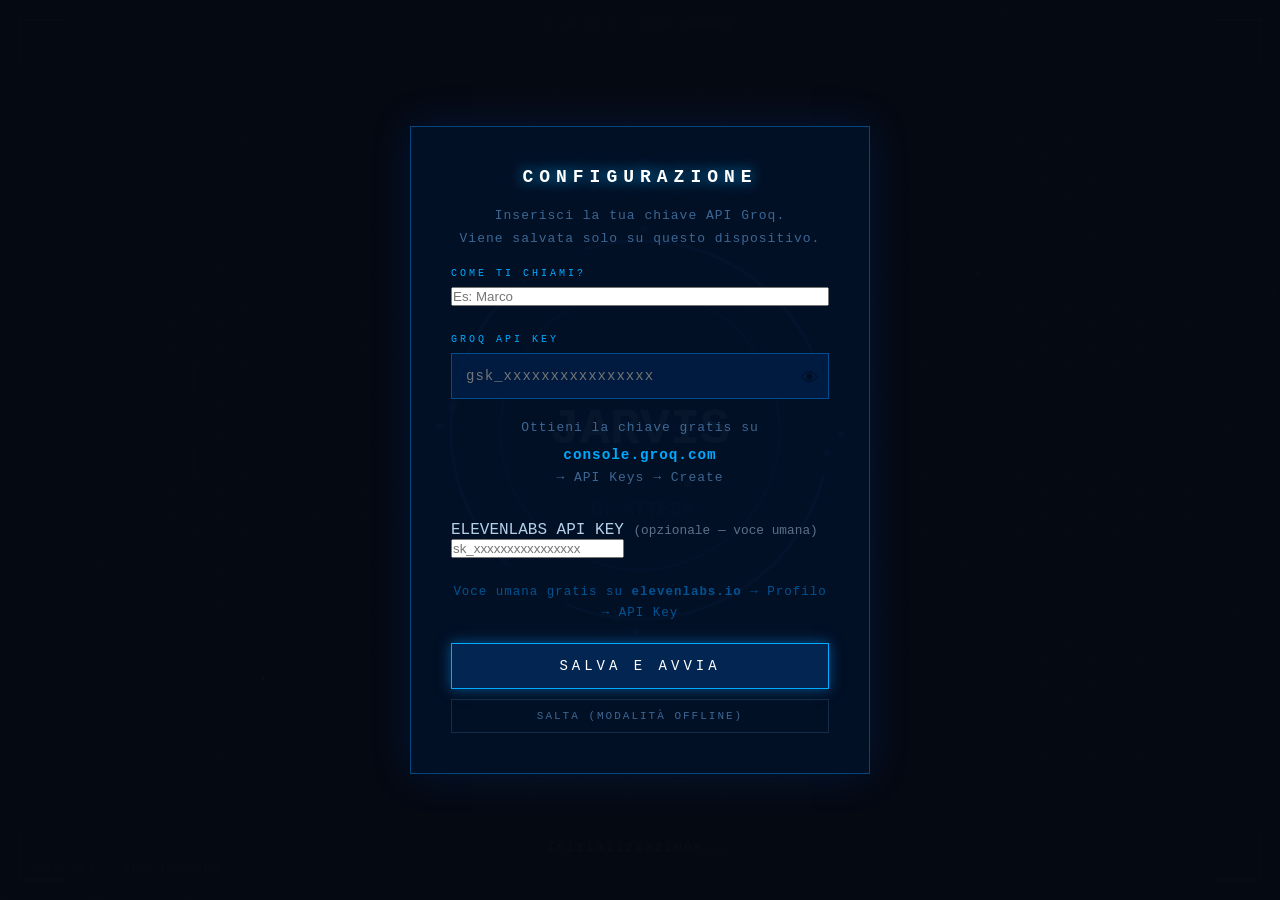
<file: index.html>
<!DOCTYPE html>
<html lang="it">
<head>
    <meta charset="UTF-8">
    <meta name="viewport" content="width=device-width, initial-scale=1.0, viewport-fit=cover, user-scalable=no">

    <!-- PWA / iOS homescreen -->
    <meta name="apple-mobile-web-app-capable" content="yes">
    <meta name="apple-mobile-web-app-status-bar-style" content="black-translucent">
    <meta name="apple-mobile-web-app-title" content="JARVIS">
    <meta name="mobile-web-app-capable" content="yes">
    <meta name="theme-color" content="#060a12">
    <link rel="manifest" href="manifest.json">

    <!-- iOS splash / icon placeholders (replace with real icons) -->
    <link rel="apple-touch-icon" href="assets/icon-192.png">

    <title>JARVIS · Stark Industries</title>
    <link rel="stylesheet" href="css/style.css">
</head>
<body>

    <!-- Main animation canvas -->
    <canvas id="jarvis-canvas"></canvas>

    <!-- Settings overlay (shown when no API key saved) -->
    <div id="settings-overlay">
        <div id="settings-box">
            <h2>CONFIGURAZIONE</h2>
            <p>Inserisci la tua chiave API Groq.<br>Viene salvata solo su questo dispositivo.</p>
            <div id="settings-field" style="margin-bottom:10px">
                <label>COME TI CHIAMI?</label>
                <input type="text" id="user-name-input" placeholder="Es: Marco" autocomplete="off" autocorrect="off" spellcheck="false" style="letter-spacing:normal">
            </div>
            <div id="settings-field">
                <label>GROQ API KEY</label>
                <input type="password" id="api-key-input" placeholder="gsk_xxxxxxxxxxxxxxxx" autocomplete="off" autocorrect="off" spellcheck="false">
                <button id="toggle-key-btn" type="button">👁</button>
            </div>
            <p id="settings-hint">
                Ottieni la chiave gratis su<br>
                <strong>console.groq.com</strong> → API Keys → Create
            </p>
            <div class="settings-field" style="margin-top:14px">
                <label>ELEVENLABS API KEY <span style="opacity:0.5;font-size:0.8em">(opzionale — voce umana)</span></label>
                <input type="password" id="eleven-key-input" placeholder="sk_xxxxxxxxxxxxxxxx" autocomplete="off" autocorrect="off" spellcheck="false">
            </div>
            <p style="font-size:0.78em;margin-top:6px;color:rgba(0,150,255,0.5);text-align:center">
                Voce umana gratis su <strong>elevenlabs.io</strong> → Profilo → API Key
            </p>
            <div id="settings-actions">
                <button id="save-key-btn">SALVA E AVVIA</button>
                <button id="skip-key-btn">SALTA (modalità offline)</button>
            </div>
        </div>
    </div>

    <!-- Start overlay (shown on first load when key already saved) -->
    <div id="start-overlay">
        <h1>JARVIS</h1>
        <p>
            J.U.S.T &nbsp;A &nbsp;R.A.T.H.E.R &nbsp;V.E.R.Y &nbsp;I.N.T.E.L.L.I.G.E.N.T &nbsp;S.Y.S.T.E.M<br>
            <span style="color:rgba(0,150,255,0.5); font-size:0.85em">STARK INDUSTRIES · INTERFACCIA VOCALE</span>
        </p>
        <button id="start-btn">AVVIA SISTEMA</button>
        <button id="change-key-btn">⚙ Cambia chiave API</button>
    </div>

    <!-- Always-visible UI layer -->
    <div id="ui-overlay">
        <!-- Clock positioned just below the ring -->
<!-- Conversation display -->
        <div id="conversation-panel">
            <div id="transcript"></div>
            <div id="response"></div>
        </div>

        <!-- Bottom controls -->
        <div id="bottom-controls">
            <button class="ctrl-btn" id="clear-btn" title="Cancella memoria">🗑</button>
            <span id="wake-hint">Inizializzazione...</span>
            <button class="ctrl-btn" id="mic-btn" title="Attiva microfono">
                <span id="mic-icon">🎙</span>
            </button>
            <button class="ctrl-btn" id="settings-btn" title="Impostazioni">⚙</button>
        </div>
    </div>

    <!-- Scripts (order matters: config → canvas → speech → claude → app) -->
    <script src="js/config.js"></script>
    <script src="js/canvas.js"></script>
    <script src="js/speech.js"></script>
    <script src="js/claude.js"></script>
    <script src="js/jarvis.js"></script>
</body>
</html>
</file>
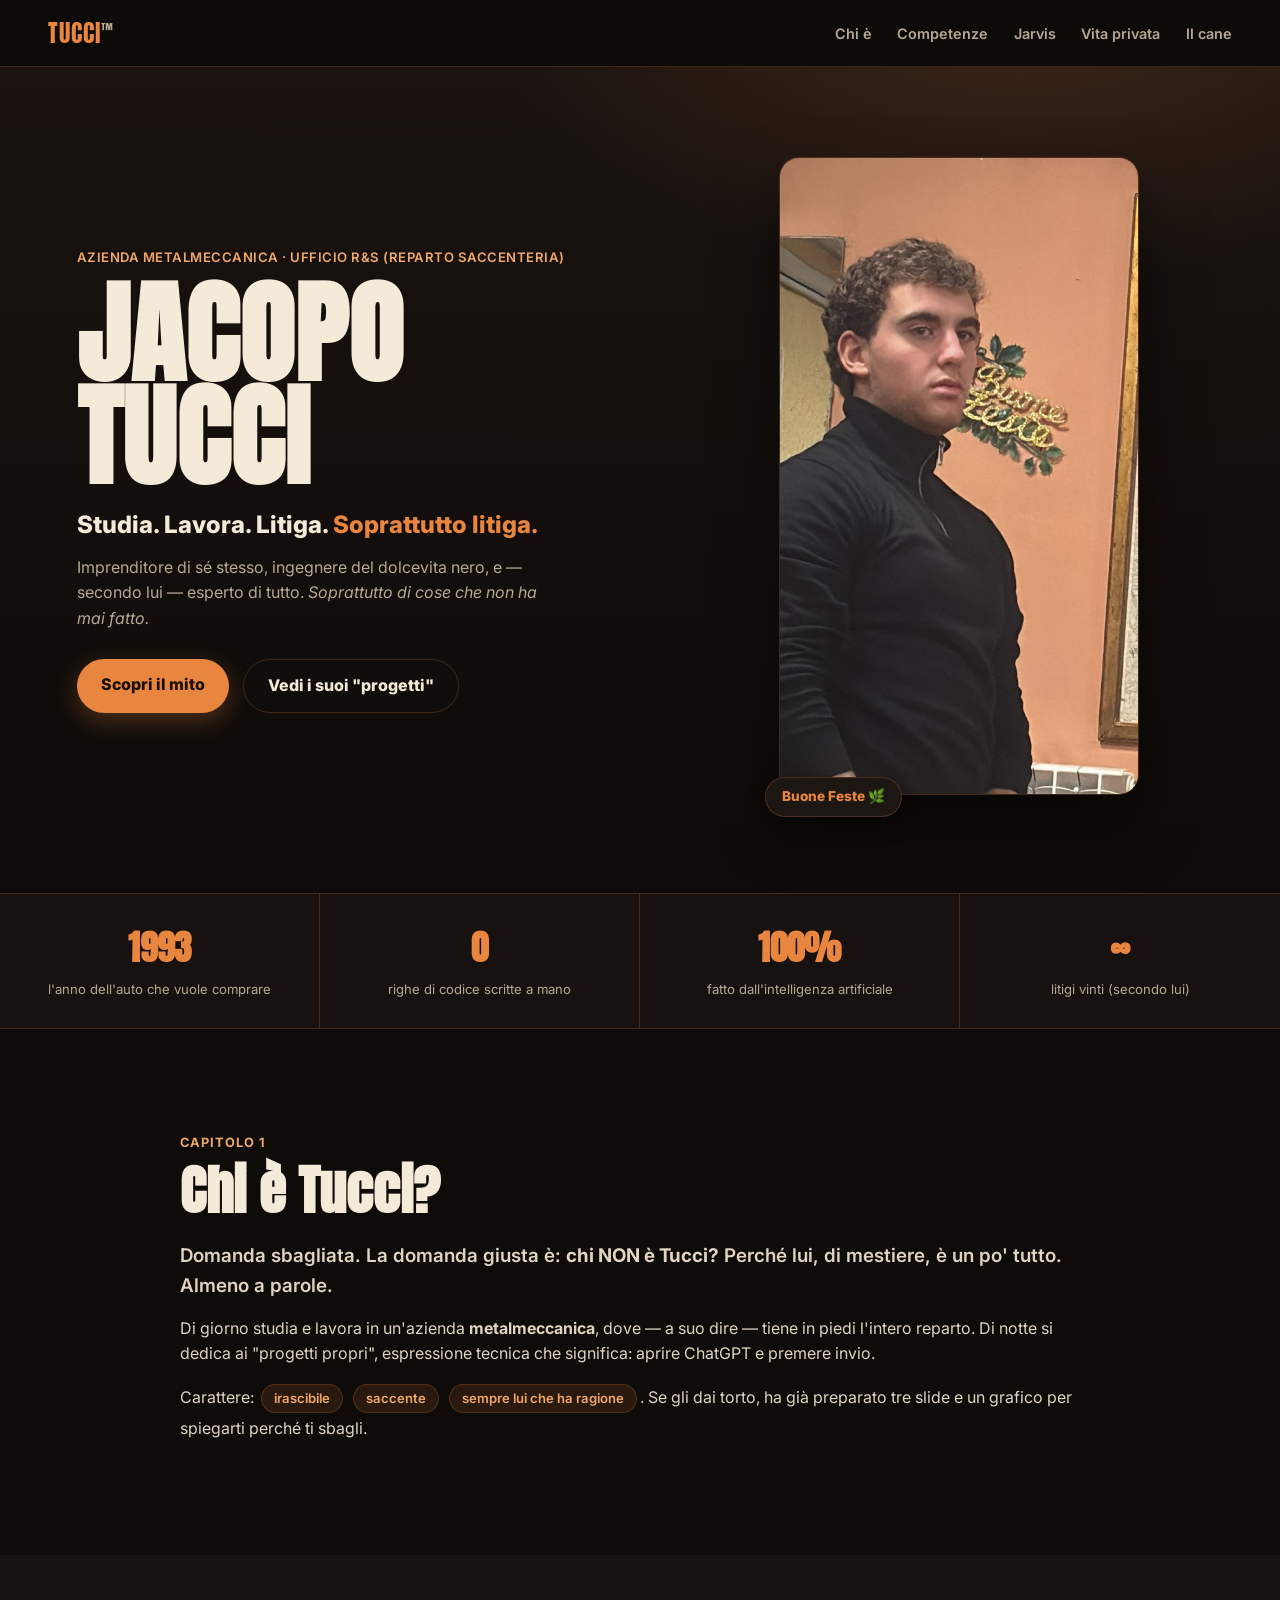
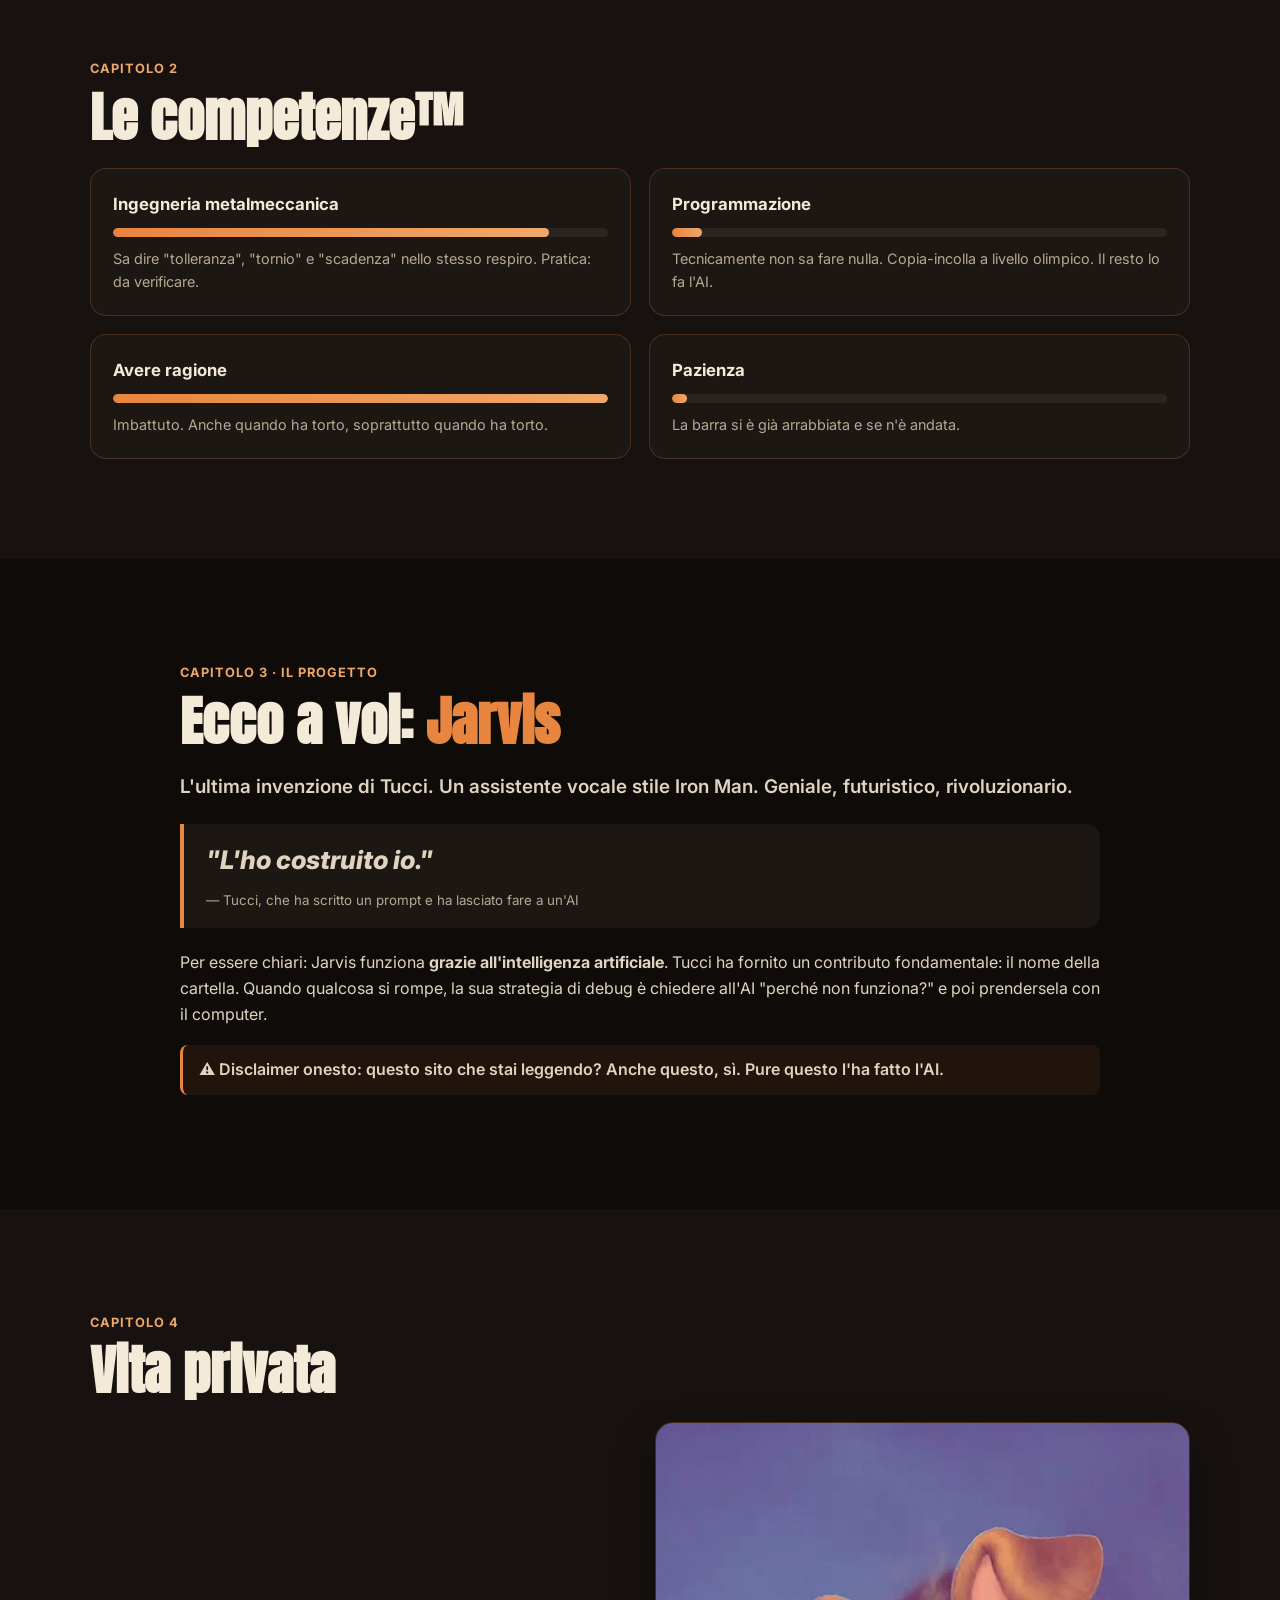
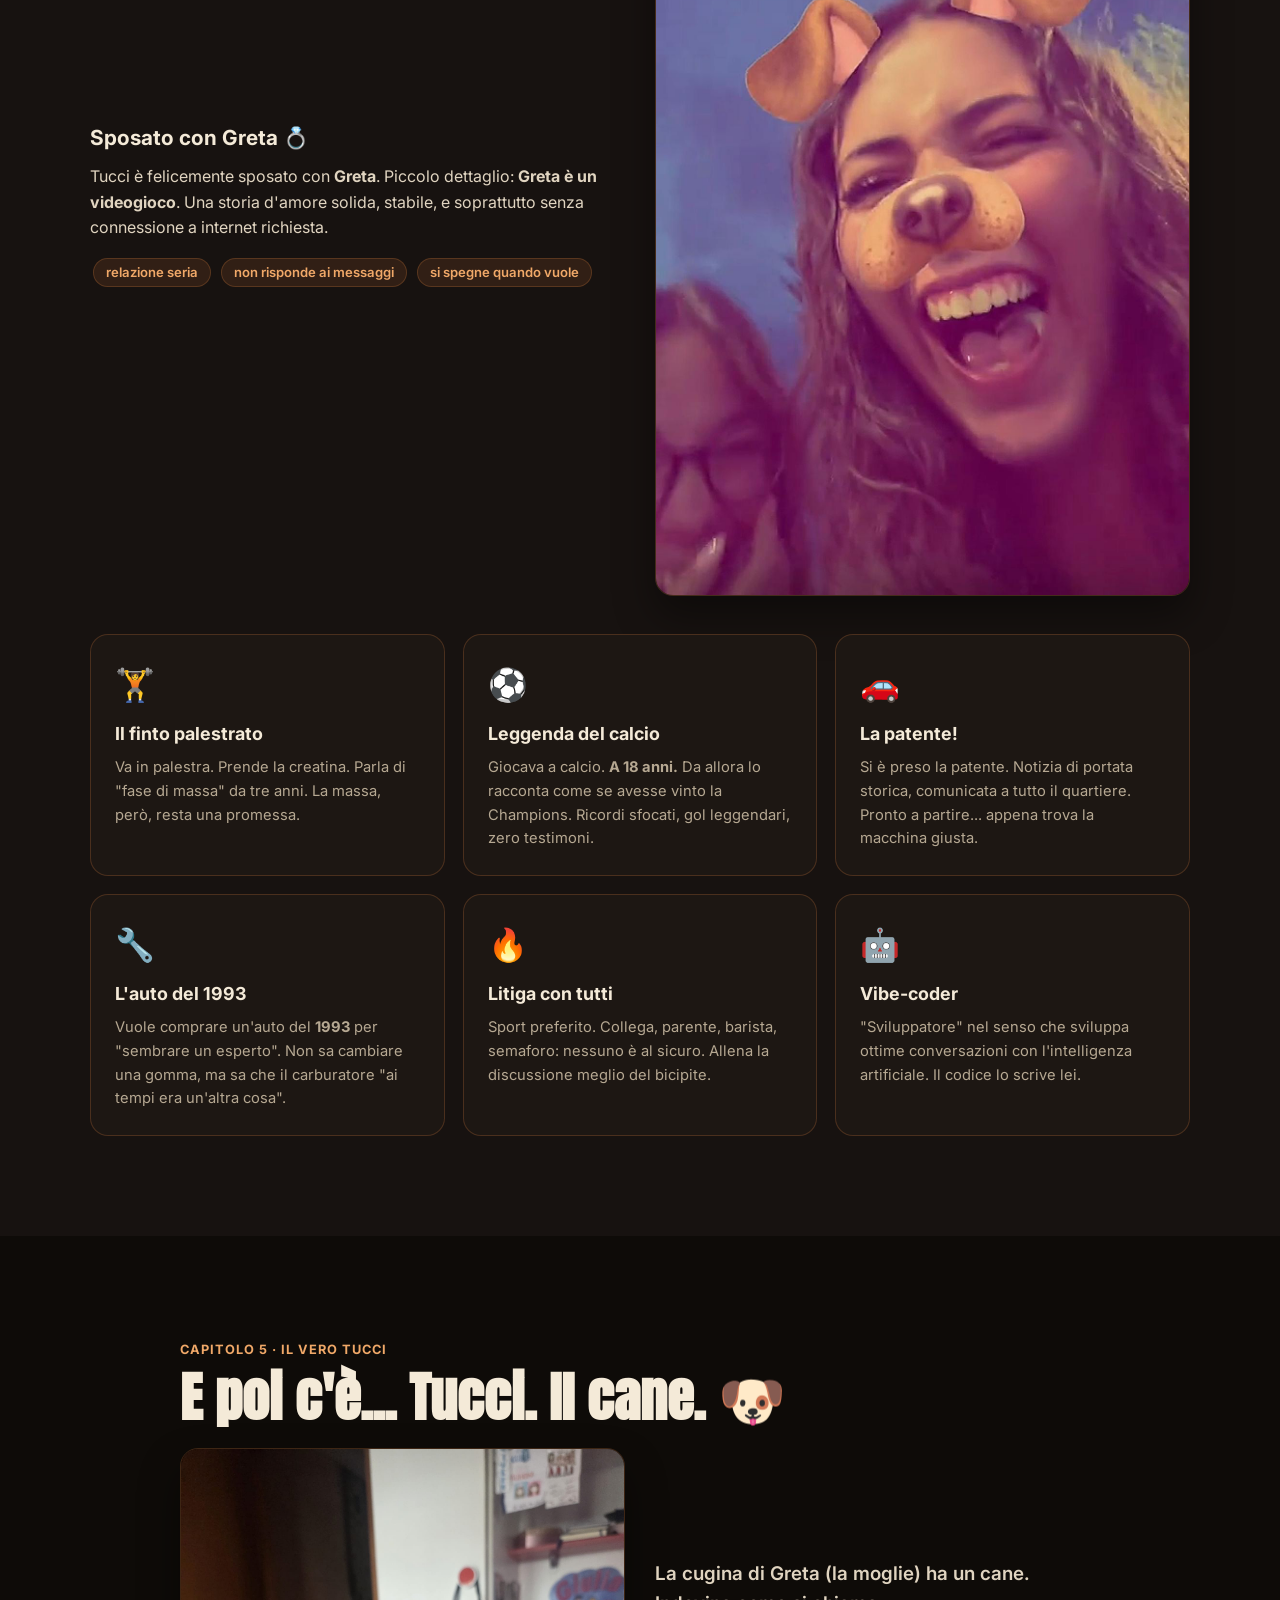
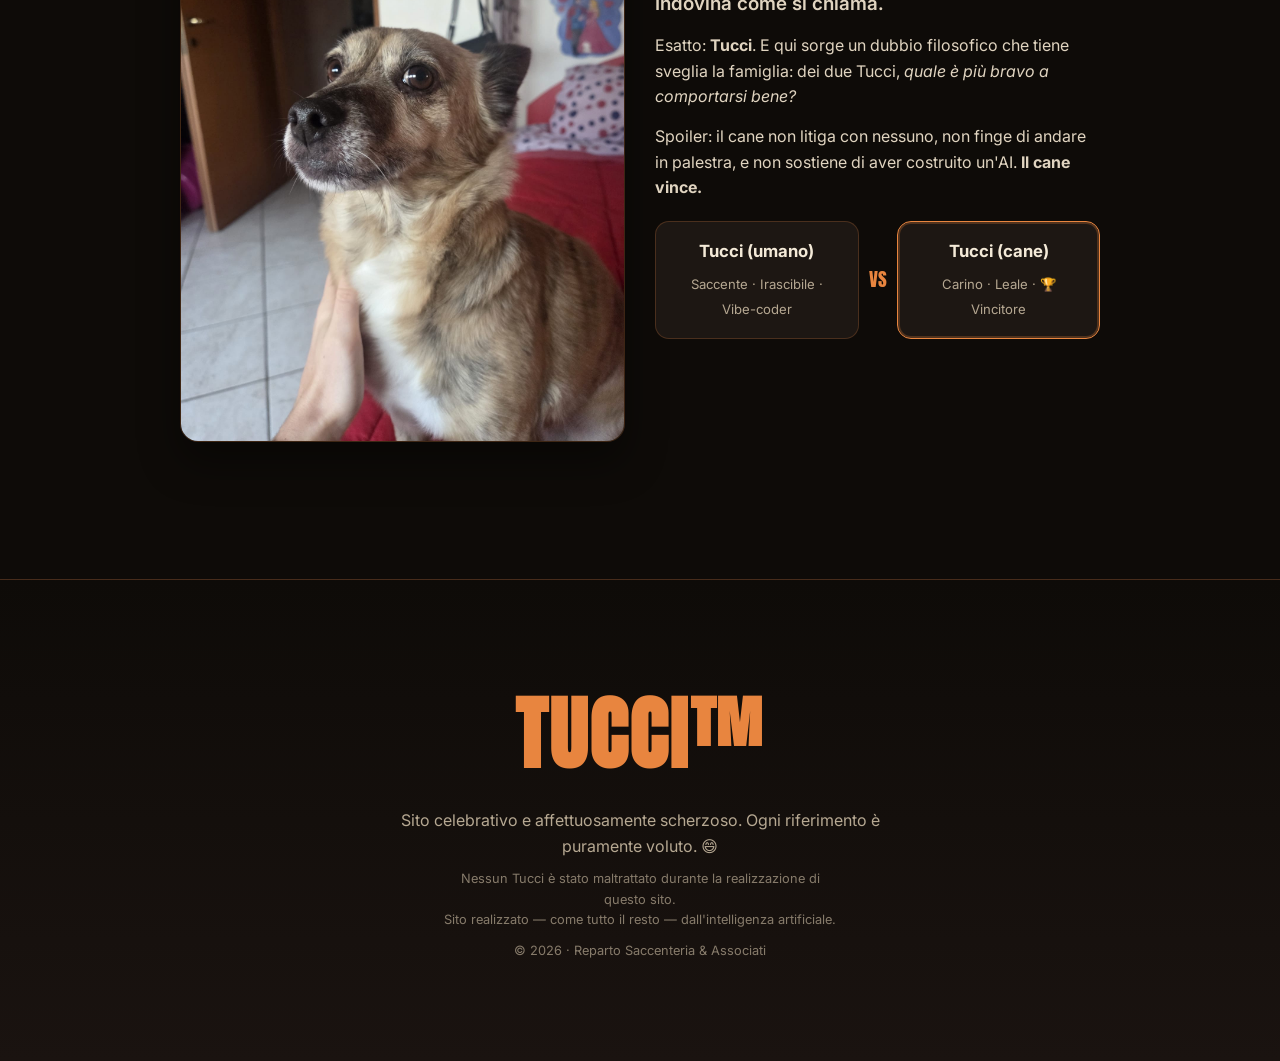
<file: docs/index.html>
<!DOCTYPE html>
<html lang="it">
<head>
<meta charset="UTF-8">
<meta name="viewport" content="width=device-width, initial-scale=1.0">
<title>TUCCI™ — Il sito ufficiale (non autorizzato)</title>
<meta name="description" content="Tutto quello che c'è da sapere su Jacopo Tucci: ingegnere metalmeccanico, sviluppatore di Jarvis (con l'AI), finto palestrato e leggenda del calcio a 18 anni.">
<link rel="preconnect" href="https://fonts.googleapis.com">
<link href="https://fonts.googleapis.com/css2?family=Anton&family=Inter:wght@400;600;800&display=swap" rel="stylesheet">
<link rel="stylesheet" href="style.css">
</head>
<body>

<!-- ===== NAV ===== -->
<nav id="nav">
  <a href="#top" class="brand">TUCCI<span>™</span></a>
  <div class="links">
    <a href="#chi">Chi è</a>
    <a href="#skill">Competenze</a>
    <a href="#jarvis">Jarvis</a>
    <a href="#vita">Vita privata</a>
    <a href="#cane">Il cane</a>
  </div>
</nav>

<!-- ===== HERO ===== -->
<header id="top" class="hero">
  <div class="hero-text">
    <p class="kicker">Azienda metalmeccanica · Ufficio R&amp;S (Reparto Saccenteria)</p>
    <h1>JACOPO<br>TUCCI</h1>
    <p class="tagline">Studia. Lavora. Litiga. <span class="hl">Soprattutto litiga.</span></p>
    <p class="sub">Imprenditore di sé stesso, ingegnere del dolcevita nero, e — secondo lui — esperto di tutto. <em>Soprattutto di cose che non ha mai fatto.</em></p>
    <div class="cta">
      <a class="btn" href="#chi">Scopri il mito</a>
      <a class="btn ghost" href="#jarvis">Vedi i suoi "progetti"</a>
    </div>
  </div>
  <div class="hero-img">
    <img src="img/tucci.jpg" onerror="this.onerror=null;this.src='img/tucci.svg'" alt="Jacopo Tucci in dolcevita nero" id="tucci-photo">
    <span class="badge">Buone Feste 🌿</span>
  </div>
</header>

<!-- ===== STATS ===== -->
<section class="stats">
  <div class="stat"><b>1993</b><span>l'anno dell'auto che vuole comprare</span></div>
  <div class="stat"><b>0</b><span>righe di codice scritte a mano</span></div>
  <div class="stat"><b>100%</b><span>fatto dall'intelligenza artificiale</span></div>
  <div class="stat"><b>∞</b><span>litigi vinti (secondo lui)</span></div>
</section>

<!-- ===== CHI È ===== -->
<section id="chi" class="block">
  <span class="eyebrow">Capitolo 1</span>
  <h2>Chi è Tucci?</h2>
  <p class="lead">Domanda sbagliata. La domanda giusta è: <strong>chi NON è Tucci?</strong> Perché lui, di mestiere, è un po' tutto. Almeno a parole.</p>
  <p>Di giorno studia e lavora in un'azienda <strong>metalmeccanica</strong>, dove — a suo dire — tiene in piedi l'intero reparto. Di notte si dedica ai "progetti propri", espressione tecnica che significa: aprire ChatGPT e premere invio.</p>
  <p>Carattere: <span class="tag">irascibile</span> <span class="tag">saccente</span> <span class="tag">sempre lui che ha ragione</span>. Se gli dai torto, ha già preparato tre slide e un grafico per spiegarti perché ti sbagli.</p>
</section>

<!-- ===== SKILL ===== -->
<section id="skill" class="block alt">
  <span class="eyebrow">Capitolo 2</span>
  <h2>Le competenze™</h2>
  <div class="skills">
    <div class="skill-card">
      <h3>Ingegneria metalmeccanica</h3>
      <div class="bar"><i style="width:88%"></i></div>
      <p>Sa dire "tolleranza", "tornio" e "scadenza" nello stesso respiro. Pratica: da verificare.</p>
    </div>
    <div class="skill-card">
      <h3>Programmazione</h3>
      <div class="bar"><i style="width:6%"></i></div>
      <p>Tecnicamente non sa fare nulla. Copia-incolla a livello olimpico. Il resto lo fa l'AI.</p>
    </div>
    <div class="skill-card">
      <h3>Avere ragione</h3>
      <div class="bar"><i style="width:100%"></i></div>
      <p>Imbattuto. Anche quando ha torto, soprattutto quando ha torto.</p>
    </div>
    <div class="skill-card">
      <h3>Pazienza</h3>
      <div class="bar"><i style="width:3%"></i></div>
      <p>La barra si è già arrabbiata e se n'è andata.</p>
    </div>
  </div>
</section>

<!-- ===== JARVIS ===== -->
<section id="jarvis" class="block">
  <span class="eyebrow">Capitolo 3 · Il progetto</span>
  <h2>Ecco a voi: <span class="hl">Jarvis</span></h2>
  <p class="lead">L'ultima invenzione di Tucci. Un assistente vocale stile Iron Man. Geniale, futuristico, rivoluzionario.</p>
  <div class="quote">
    <p>"L'ho costruito io."</p>
    <small>— Tucci, che ha scritto un prompt e ha lasciato fare a un'AI</small>
  </div>
  <p>Per essere chiari: Jarvis funziona <strong>grazie all'intelligenza artificiale</strong>. Tucci ha fornito un contributo fondamentale: il nome della cartella. Quando qualcosa si rompe, la sua strategia di debug è chiedere all'AI "perché non funziona?" e poi prendersela con il computer.</p>
  <p class="note">⚠️ Disclaimer onesto: questo sito che stai leggendo? Anche questo, sì. Pure questo l'ha fatto l'AI.</p>
</section>

<!-- ===== VITA PRIVATA ===== -->
<section id="vita" class="block alt">
  <span class="eyebrow">Capitolo 4</span>
  <h2>Vita privata</h2>
  <div class="split">
    <div>
      <h3>Sposato con Greta 💍</h3>
      <p>Tucci è felicemente sposato con <strong>Greta</strong>. Piccolo dettaglio: <strong>Greta è un videogioco</strong>. Una storia d'amore solida, stabile, e soprattutto senza connessione a internet richiesta.</p>
      <p class="tag-row"><span class="tag">relazione seria</span> <span class="tag">non risponde ai messaggi</span> <span class="tag">si spegne quando vuole</span></p>
    </div>
    <div class="mini-img">
      <img src="img/greta.jpg" onerror="this.onerror=null;this.src='img/greta.svg'" alt="Greta">
    </div>
  </div>

  <div class="cards">
    <div class="fun-card">
      <span class="emoji">🏋️</span>
      <h3>Il finto palestrato</h3>
      <p>Va in palestra. Prende la creatina. Parla di "fase di massa" da tre anni. La massa, però, resta una promessa.</p>
    </div>
    <div class="fun-card">
      <span class="emoji">⚽</span>
      <h3>Leggenda del calcio</h3>
      <p>Giocava a calcio. <strong>A 18 anni.</strong> Da allora lo racconta come se avesse vinto la Champions. Ricordi sfocati, gol leggendari, zero testimoni.</p>
    </div>
    <div class="fun-card">
      <span class="emoji">🚗</span>
      <h3>La patente!</h3>
      <p>Si è preso la patente. Notizia di portata storica, comunicata a tutto il quartiere. Pronto a partire... appena trova la macchina giusta.</p>
    </div>
    <div class="fun-card">
      <span class="emoji">🔧</span>
      <h3>L'auto del 1993</h3>
      <p>Vuole comprare un'auto del <strong>1993</strong> per "sembrare un esperto". Non sa cambiare una gomma, ma sa che il carburatore "ai tempi era un'altra cosa".</p>
    </div>
    <div class="fun-card">
      <span class="emoji">🔥</span>
      <h3>Litiga con tutti</h3>
      <p>Sport preferito. Collega, parente, barista, semaforo: nessuno è al sicuro. Allena la discussione meglio del bicipite.</p>
    </div>
    <div class="fun-card">
      <span class="emoji">🤖</span>
      <h3>Vibe-coder</h3>
      <p>"Sviluppatore" nel senso che sviluppa ottime conversazioni con l'intelligenza artificiale. Il codice lo scrive lei.</p>
    </div>
  </div>
</section>

<!-- ===== IL CANE ===== -->
<section id="cane" class="block">
  <span class="eyebrow">Capitolo 5 · Il vero Tucci</span>
  <h2>E poi c'è... Tucci. Il cane. 🐶</h2>
  <div class="split">
    <div class="mini-img">
      <img src="img/cane.jpg" onerror="this.onerror=null;this.src='img/cane.svg'" alt="Tucci, il cane">
    </div>
    <div>
      <p class="lead">La cugina di Greta (la moglie) ha un cane. Indovina come si chiama.</p>
      <p>Esatto: <strong>Tucci</strong>. E qui sorge un dubbio filosofico che tiene sveglia la famiglia: dei due Tucci, <em>quale è più bravo a comportarsi bene?</em></p>
      <p>Spoiler: il cane non litiga con nessuno, non finge di andare in palestra, e non sostiene di aver costruito un'AI. <strong>Il cane vince.</strong></p>
      <div class="vs">
        <div class="vs-side"><b>Tucci (umano)</b><span>Saccente · Irascibile · Vibe-coder</span></div>
        <div class="vs-mid">VS</div>
        <div class="vs-side win"><b>Tucci (cane)</b><span>Carino · Leale · 🏆 Vincitore</span></div>
      </div>
    </div>
  </div>
</section>

<!-- ===== FOOTER ===== -->
<footer>
  <h2>TUCCI™</h2>
  <p>Sito celebrativo e affettuosamente scherzoso. Ogni riferimento è puramente voluto. 😄</p>
  <p class="small">Nessun Tucci è stato maltrattato durante la realizzazione di questo sito.<br>Sito realizzato — come tutto il resto — dall'intelligenza artificiale.</p>
  <p class="small">© 2026 · Reparto Saccenteria &amp; Associati</p>
</footer>

<script src="script.js"></script>
</body>
</html>
</file>
<file: css/style.css>
*, *::before, *::after { box-sizing: border-box; margin: 0; padding: 0; }

:root {
    --blue: #00aaff;
    --blue-dim: rgba(0, 150, 255, 0.4);
    --green: #00ff99;
    --bg: #060a12;
    --text: rgba(200, 230, 255, 0.9);
    --text-dim: rgba(100, 160, 220, 0.6);
    --glow: 0 0 12px rgba(0, 150, 255, 0.5);
}

html, body {
    width: 100%; height: 100%;
    overflow: hidden;
    background: var(--bg);
    font-family: "Courier New", "Consolas", monospace;
    color: var(--text);
    -webkit-user-select: none; user-select: none;
    touch-action: manipulation;
}

/* Canvas fills entire screen */
#jarvis-canvas {
    position: fixed;
    top: 0; left: 0;
    width: 100vw; height: 100vh;
    display: block;
    cursor: pointer;
}

/* ── Settings overlay ──────────────────────────── */
#settings-overlay {
    position: fixed;
    inset: 0;
    display: flex;
    align-items: center;
    justify-content: center;
    background: rgba(6, 10, 18, 0.95);
    z-index: 200;
    padding: 20px;
}
#settings-overlay.hidden { display: none; }

#settings-box {
    border: 1px solid var(--blue-dim);
    padding: clamp(24px, 5vw, 40px);
    max-width: 460px;
    width: 100%;
    background: rgba(0, 20, 50, 0.6);
    display: flex;
    flex-direction: column;
    gap: 18px;
    box-shadow: 0 0 40px rgba(0, 100, 255, 0.15);
}
#settings-box h2 {
    font-size: clamp(14px, 3vw, 18px);
    letter-spacing: 6px;
    color: #fff;
    text-shadow: 0 0 14px var(--blue);
    text-align: center;
}
#settings-box p {
    color: var(--text-dim);
    font-size: clamp(11px, 2.2vw, 13px);
    letter-spacing: 1px;
    line-height: 1.7;
    text-align: center;
}
#settings-field {
    position: relative;
    display: flex;
    flex-direction: column;
    gap: 8px;
}
#settings-field label {
    font-size: 10px;
    letter-spacing: 3px;
    color: var(--blue);
}
#api-key-input {
    background: rgba(0, 30, 70, 0.8);
    border: 1px solid var(--blue-dim);
    color: #fff;
    padding: 14px 44px 14px 14px;
    font-family: inherit;
    font-size: clamp(12px, 2.5vw, 14px);
    letter-spacing: 1px;
    outline: none;
    width: 100%;
    -webkit-user-select: text; user-select: text;
}
#api-key-input:focus { border-color: var(--blue); box-shadow: var(--glow); }
#toggle-key-btn {
    position: absolute;
    right: 10px; bottom: 10px;
    background: none; border: none;
    cursor: pointer; font-size: 18px; opacity: 0.5;
}
#settings-hint strong {
    color: var(--blue);
    display: block;
    margin-top: 4px;
    font-size: 1.1em;
}
#settings-actions {
    display: flex;
    flex-direction: column;
    gap: 10px;
}
#save-key-btn {
    background: rgba(0, 120, 255, 0.2);
    border: 1.5px solid var(--blue);
    color: #fff;
    padding: 14px;
    font-family: inherit;
    font-size: clamp(12px, 2.5vw, 14px);
    letter-spacing: 4px;
    cursor: pointer;
    text-transform: uppercase;
    box-shadow: var(--glow);
    transition: all 0.2s;
}
#save-key-btn:hover, #save-key-btn:active {
    background: rgba(0, 150, 255, 0.3);
    box-shadow: 0 0 24px rgba(0, 150, 255, 0.6);
}
#skip-key-btn {
    background: none;
    border: 1px solid rgba(100, 150, 200, 0.2);
    color: var(--text-dim);
    padding: 10px;
    font-family: inherit;
    font-size: clamp(10px, 2vw, 11px);
    letter-spacing: 2px;
    cursor: pointer;
    text-transform: uppercase;
}

/* ── Start overlay ─────────────────────────────── */
#start-overlay {
    position: fixed;
    inset: 0;
    display: flex;
    flex-direction: column;
    align-items: center;
    justify-content: center;
    background: rgba(6, 10, 18, 0.92);
    z-index: 100;
    gap: 24px;
    transition: opacity 0.5s;
}
#start-overlay.hidden {
    opacity: 0;
    pointer-events: none;
}
#start-overlay h1 {
    font-size: clamp(20px, 5vw, 36px);
    letter-spacing: 8px;
    color: #fff;
    text-shadow: 0 0 20px var(--blue);
}
#start-overlay p {
    color: var(--text-dim);
    font-size: clamp(11px, 2.5vw, 14px);
    letter-spacing: 2px;
    text-align: center;
    padding: 0 20px;
    line-height: 1.8;
}
#start-btn {
    background: transparent;
    border: 1.5px solid var(--blue);
    color: var(--blue);
    padding: 14px 40px;
    font-family: inherit;
    font-size: clamp(12px, 2.5vw, 15px);
    letter-spacing: 4px;
    cursor: pointer;
    text-transform: uppercase;
    box-shadow: var(--glow), inset 0 0 12px rgba(0, 150, 255, 0.1);
    transition: all 0.2s;
}
#start-btn:hover, #start-btn:active {
    background: rgba(0, 150, 255, 0.1);
    box-shadow: 0 0 24px rgba(0, 150, 255, 0.7), inset 0 0 20px rgba(0, 150, 255, 0.15);
}
#change-key-btn {
    background: none;
    border: none;
    color: var(--text-dim);
    font-family: inherit;
    font-size: clamp(10px, 2vw, 12px);
    letter-spacing: 2px;
    cursor: pointer;
    padding: 6px;
}

/* ── UI overlay (always visible after start) ───── */
#ui-overlay {
    position: fixed;
    inset: 0;
    pointer-events: none;
    z-index: 10;
    display: flex;
    flex-direction: column;
    justify-content: space-between;
}

/* ── Clock (bottom of canvas circle) ──────────── */
#clock-container {
    position: fixed;
    bottom: 36%;
    left: 50%;
    transform: translateX(-50%);
    text-align: center;
    pointer-events: none;
    z-index: 11;
}
#time-display {
    font-size: clamp(22px, 5vw, 42px);
    letter-spacing: 5px;
    color: #fff;
    text-shadow: 0 0 16px var(--blue);
    font-weight: 300;
}
#date-display {
    font-size: clamp(9px, 1.8vw, 12px);
    letter-spacing: 4px;
    color: var(--text-dim);
    margin-top: 4px;
}

/* ── Conversation panel ────────────────────────── */
#conversation-panel {
    position: fixed;
    bottom: 18%;
    left: 50%;
    transform: translateX(-50%);
    width: min(90vw, 600px);
    text-align: center;
    z-index: 11;
    pointer-events: none;
}
#transcript {
    font-size: clamp(11px, 2.2vw, 13px);
    color: var(--text-dim);
    letter-spacing: 1px;
    margin-bottom: 10px;
    min-height: 18px;
    opacity: 0;
    transition: opacity 0.3s;
    font-style: italic;
}
#response {
    font-size: clamp(13px, 2.6vw, 16px);
    color: var(--text);
    letter-spacing: 0.5px;
    line-height: 1.6;
    min-height: 40px;
    text-shadow: 0 0 8px rgba(0, 150, 255, 0.3);
    transition: opacity 0.4s;
}
#response.flash {
    animation: flash-in 0.3s ease;
}
@keyframes flash-in {
    0% { opacity: 0; transform: translateY(4px); }
    100% { opacity: 1; transform: translateY(0); }
}

/* ── Bottom controls ────────────────────────────── */
#bottom-controls {
    position: fixed;
    bottom: 5%;
    left: 50%;
    transform: translateX(-50%);
    display: flex;
    align-items: center;
    gap: 20px;
    z-index: 12;
    pointer-events: all;
}
#wake-hint {
    font-size: clamp(10px, 2vw, 13px);
    color: var(--text-dim);
    letter-spacing: 2px;
    white-space: nowrap;
}
.ctrl-btn {
    background: rgba(0, 100, 200, 0.15);
    border: 1px solid var(--blue-dim);
    border-radius: 50%;
    width: 44px; height: 44px;
    display: none;
    align-items: center;
    justify-content: center;
    cursor: pointer;
    font-size: 18px;
    transition: all 0.2s;
    box-shadow: 0 0 8px rgba(0, 100, 200, 0.2);
}
.ctrl-btn:hover, .ctrl-btn:active {
    background: rgba(0, 150, 255, 0.25);
    border-color: var(--blue);
    box-shadow: 0 0 16px rgba(0, 150, 255, 0.4);
}
#mic-btn.active {
    border-color: var(--green);
    box-shadow: 0 0 16px rgba(0, 255, 150, 0.4);
    animation: pulse-ring 1.2s ease infinite;
}
@keyframes pulse-ring {
    0%, 100% { box-shadow: 0 0 10px rgba(0, 255, 150, 0.4); }
    50%        { box-shadow: 0 0 24px rgba(0, 255, 150, 0.7); }
}

/* ── API key banner ─────────────────────────────── */
#api-banner {
    display: none;
    position: fixed;
    top: 50px;
    left: 50%;
    transform: translateX(-50%);
    background: rgba(255, 140, 0, 0.12);
    border: 1px solid rgba(255, 140, 0, 0.5);
    color: rgba(255, 180, 80, 0.9);
    padding: 10px 20px;
    font-size: 11px;
    letter-spacing: 1px;
    text-align: center;
    z-index: 20;
    max-width: 90vw;
    line-height: 1.6;
}
#api-banner a {
    color: rgba(255, 200, 100, 1);
    text-decoration: underline;
    cursor: pointer;
    pointer-events: all;
}

/* ── iOS home bar safe area ─────────────────────── */
@supports (padding-bottom: env(safe-area-inset-bottom)) {
    #bottom-controls {
        bottom: calc(5% + env(safe-area-inset-bottom));
    }
}

/* ── Landscape adjustments ──────────────────────── */
@media (orientation: landscape) and (max-height: 500px) {
    #clock-container { bottom: 28%; }
    #conversation-panel { bottom: 10%; }
    #bottom-controls { bottom: 2%; }
}
</file>
<file: docs/style.css>
:root{
  --bg:#0e0b08;
  --bg2:#171210;
  --orange:#e8853f;
  --orange-soft:#f0a868;
  --cream:#f4ead8;
  --muted:#b6a892;
  --card:#1d1713;
  --line:rgba(232,133,63,.22);
}
*{margin:0;padding:0;box-sizing:border-box}
html{scroll-behavior:smooth}
body{
  font-family:'Inter',system-ui,sans-serif;
  background:var(--bg);
  color:var(--cream);
  line-height:1.6;
  overflow-x:hidden;
}
a{color:inherit;text-decoration:none}
.hl{color:var(--orange);}

/* ===== NAV ===== */
#nav{
  position:sticky;top:0;z-index:50;
  display:flex;align-items:center;justify-content:space-between;
  padding:14px clamp(16px,5vw,48px);
  background:rgba(14,11,8,.82);
  backdrop-filter:blur(10px);
  border-bottom:1px solid var(--line);
}
#nav .brand{font-family:'Anton',sans-serif;font-size:1.5rem;letter-spacing:1px;color:var(--orange)}
#nav .brand span{font-size:.8rem;vertical-align:super;color:var(--muted)}
#nav .links{display:flex;gap:clamp(10px,2vw,26px);font-size:.9rem;font-weight:600}
#nav .links a{color:var(--muted);transition:color .2s}
#nav .links a:hover{color:var(--orange)}
@media(max-width:640px){#nav .links{display:none}}

/* ===== HERO ===== */
.hero{
  display:grid;grid-template-columns:1.1fr .9fr;gap:40px;align-items:center;
  padding:clamp(40px,7vw,90px) clamp(20px,6vw,80px);
  background:
    radial-gradient(900px 500px at 80% -10%,rgba(232,133,63,.18),transparent 60%),
    linear-gradient(180deg,#1a1310,#0e0b08);
  min-height:88vh;
}
.kicker{color:var(--orange-soft);font-weight:600;font-size:.82rem;letter-spacing:.5px;text-transform:uppercase;margin-bottom:14px}
.hero h1{
  font-family:'Anton',sans-serif;
  font-size:clamp(3.4rem,11vw,7rem);
  line-height:.92;letter-spacing:1px;
  text-transform:uppercase;
}
.tagline{font-size:clamp(1.1rem,2.5vw,1.5rem);font-weight:800;margin:18px 0 10px}
.sub{color:var(--muted);max-width:46ch;margin-bottom:28px}
.cta{display:flex;gap:14px;flex-wrap:wrap}
.btn{
  display:inline-block;background:var(--orange);color:#1a0f06;
  font-weight:800;padding:13px 24px;border-radius:999px;
  transition:transform .15s,box-shadow .2s;
  box-shadow:0 8px 24px rgba(232,133,63,.28);
}
.btn:hover{transform:translateY(-2px)}
.btn.ghost{background:transparent;color:var(--cream);border:1px solid var(--line);box-shadow:none}
.hero-img{position:relative;justify-self:center}
.hero-img img{
  width:min(360px,80vw);border-radius:20px;
  box-shadow:0 30px 60px rgba(0,0,0,.5);
  border:1px solid var(--line);
}
.badge{
  position:absolute;bottom:-14px;left:-14px;
  background:var(--card);color:var(--orange);font-weight:800;
  padding:8px 16px;border-radius:999px;border:1px solid var(--line);
  box-shadow:0 8px 20px rgba(0,0,0,.4);font-size:.85rem;
}
@media(max-width:780px){.hero{grid-template-columns:1fr;text-align:center}.hero-img{margin-top:20px}.cta{justify-content:center}.sub{margin-inline:auto}}

/* ===== STATS ===== */
.stats{
  display:grid;grid-template-columns:repeat(4,1fr);
  border-top:1px solid var(--line);border-bottom:1px solid var(--line);
  background:var(--bg2);
}
.stat{padding:26px 16px;text-align:center;border-right:1px solid var(--line)}
.stat:last-child{border-right:none}
.stat b{display:block;font-family:'Anton',sans-serif;font-size:2.2rem;color:var(--orange)}
.stat span{color:var(--muted);font-size:.82rem}
@media(max-width:640px){.stats{grid-template-columns:repeat(2,1fr)}.stat:nth-child(2){border-right:none}}

/* ===== BLOCKS ===== */
.block{padding:clamp(50px,8vw,100px) clamp(20px,7vw,120px);max-width:1100px;margin:0 auto}
.block.alt{background:var(--bg2);max-width:none}
.block.alt>*{max-width:1100px;margin-inline:auto}
.eyebrow{color:var(--orange-soft);font-weight:700;font-size:.8rem;letter-spacing:1px;text-transform:uppercase}
.block h2{font-family:'Anton',sans-serif;font-size:clamp(2rem,5.5vw,3.4rem);margin:8px 0 22px;line-height:1.05}
.lead{font-size:1.18rem;font-weight:600;margin-bottom:16px}
.block p{margin-bottom:14px;color:#e0d4c0}
.tag{display:inline-block;background:rgba(232,133,63,.12);color:var(--orange-soft);border:1px solid var(--line);padding:3px 12px;border-radius:999px;font-size:.82rem;font-weight:600;margin:3px}
.tag-row{margin-top:12px}
.note{margin-top:18px;background:rgba(232,133,63,.08);border-left:3px solid var(--orange);padding:12px 16px;border-radius:8px;color:var(--orange-soft);font-weight:600}

/* ===== SKILLS ===== */
.skills{display:grid;grid-template-columns:repeat(2,1fr);gap:18px;margin-top:10px}
.skill-card{background:var(--card);border:1px solid var(--line);border-radius:16px;padding:22px}
.skill-card h3{font-size:1.05rem;margin-bottom:10px}
.bar{height:9px;background:rgba(255,255,255,.06);border-radius:999px;overflow:hidden;margin-bottom:10px}
.bar i{display:block;height:100%;background:linear-gradient(90deg,var(--orange),var(--orange-soft));border-radius:999px}
.skill-card p{font-size:.9rem;color:var(--muted);margin:0}
@media(max-width:640px){.skills{grid-template-columns:1fr}}

/* ===== QUOTE ===== */
.quote{border-left:4px solid var(--orange);padding:16px 22px;margin:22px 0;background:var(--card);border-radius:0 14px 14px 0}
.quote p{font-size:1.6rem;font-weight:800;font-style:italic;margin:0 0 6px}
.quote small{color:var(--muted)}

/* ===== SPLIT ===== */
.split{display:grid;grid-template-columns:1fr 1fr;gap:30px;align-items:center;margin-bottom:30px}
.mini-img img{width:100%;border-radius:18px;border:1px solid var(--line);box-shadow:0 20px 40px rgba(0,0,0,.4)}
.split h3{font-size:1.3rem;margin-bottom:10px}
@media(max-width:680px){.split{grid-template-columns:1fr}}

/* ===== FUN CARDS ===== */
.cards{display:grid;grid-template-columns:repeat(3,1fr);gap:18px;margin-top:14px}
.fun-card{background:var(--card);border:1px solid var(--line);border-radius:18px;padding:24px;transition:transform .18s,border-color .2s}
.fun-card:hover{transform:translateY(-4px);border-color:var(--orange)}
.fun-card .emoji{font-size:2rem}
.fun-card h3{margin:10px 0 8px;font-size:1.12rem}
.fun-card p{font-size:.92rem;color:var(--muted);margin:0}
@media(max-width:880px){.cards{grid-template-columns:repeat(2,1fr)}}
@media(max-width:560px){.cards{grid-template-columns:1fr}}

/* ===== CUGINA ===== */
.cugina{display:flex;align-items:center;gap:12px;margin:14px 0}
.cugina img{width:60px;height:60px;border-radius:50%;object-fit:cover;border:2px solid var(--orange);flex:none}
.cugina span{font-size:.88rem;color:var(--muted)}

/* ===== VS ===== */
.vs{display:flex;align-items:stretch;gap:10px;margin-top:20px}
.vs-side{flex:1;background:var(--card);border:1px solid var(--line);border-radius:14px;padding:16px;text-align:center}
.vs-side b{display:block;font-size:1.05rem;margin-bottom:6px}
.vs-side span{font-size:.82rem;color:var(--muted)}
.vs-side.win{border-color:var(--orange);box-shadow:0 0 0 2px rgba(232,133,63,.25) inset}
.vs-mid{display:flex;align-items:center;font-family:'Anton',sans-serif;color:var(--orange);font-size:1.2rem}

/* ===== FOOTER ===== */
footer{text-align:center;padding:clamp(50px,8vw,90px) 20px;background:linear-gradient(180deg,#0e0b08,#1a1310);border-top:1px solid var(--line)}
footer h2{font-family:'Anton',sans-serif;font-size:clamp(2.4rem,9vw,5rem);color:var(--orange);letter-spacing:2px}
footer p{color:var(--muted);max-width:50ch;margin:10px auto}
footer .small{font-size:.8rem;opacity:.7}
</file>
